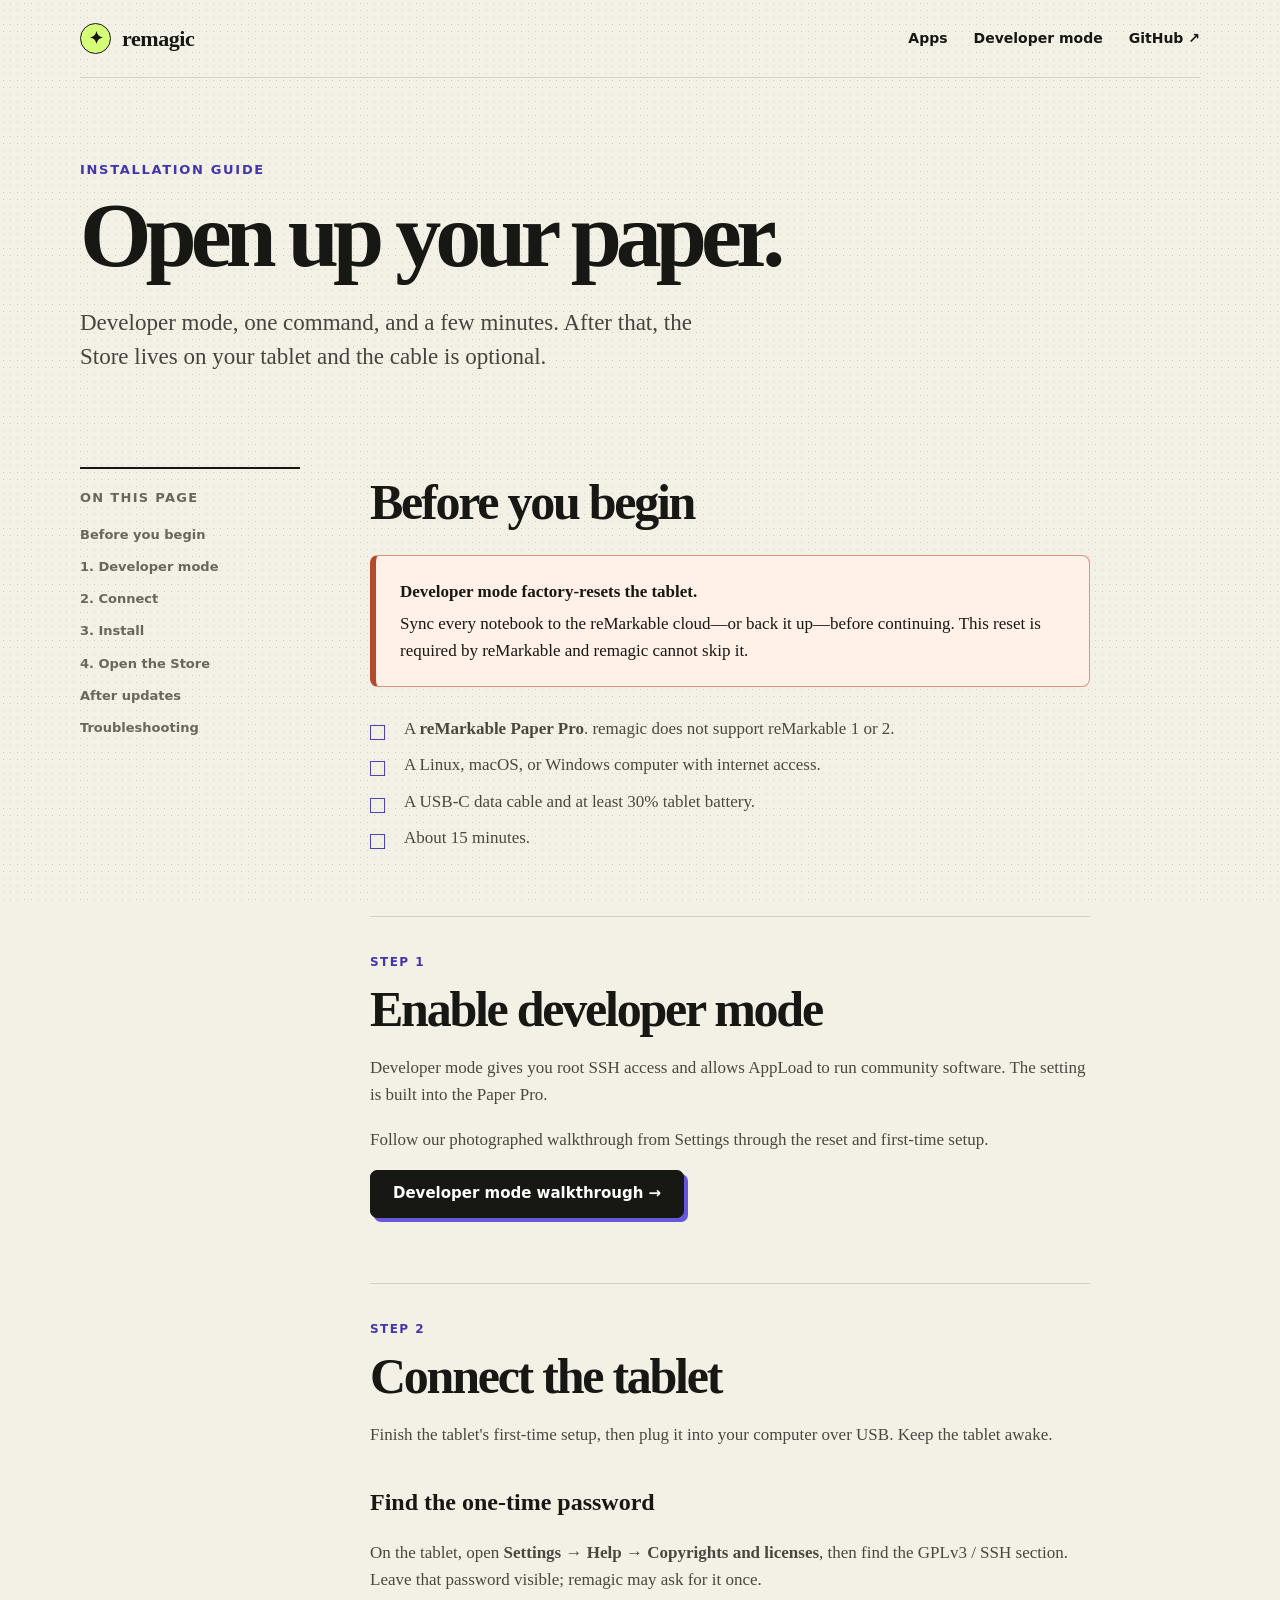
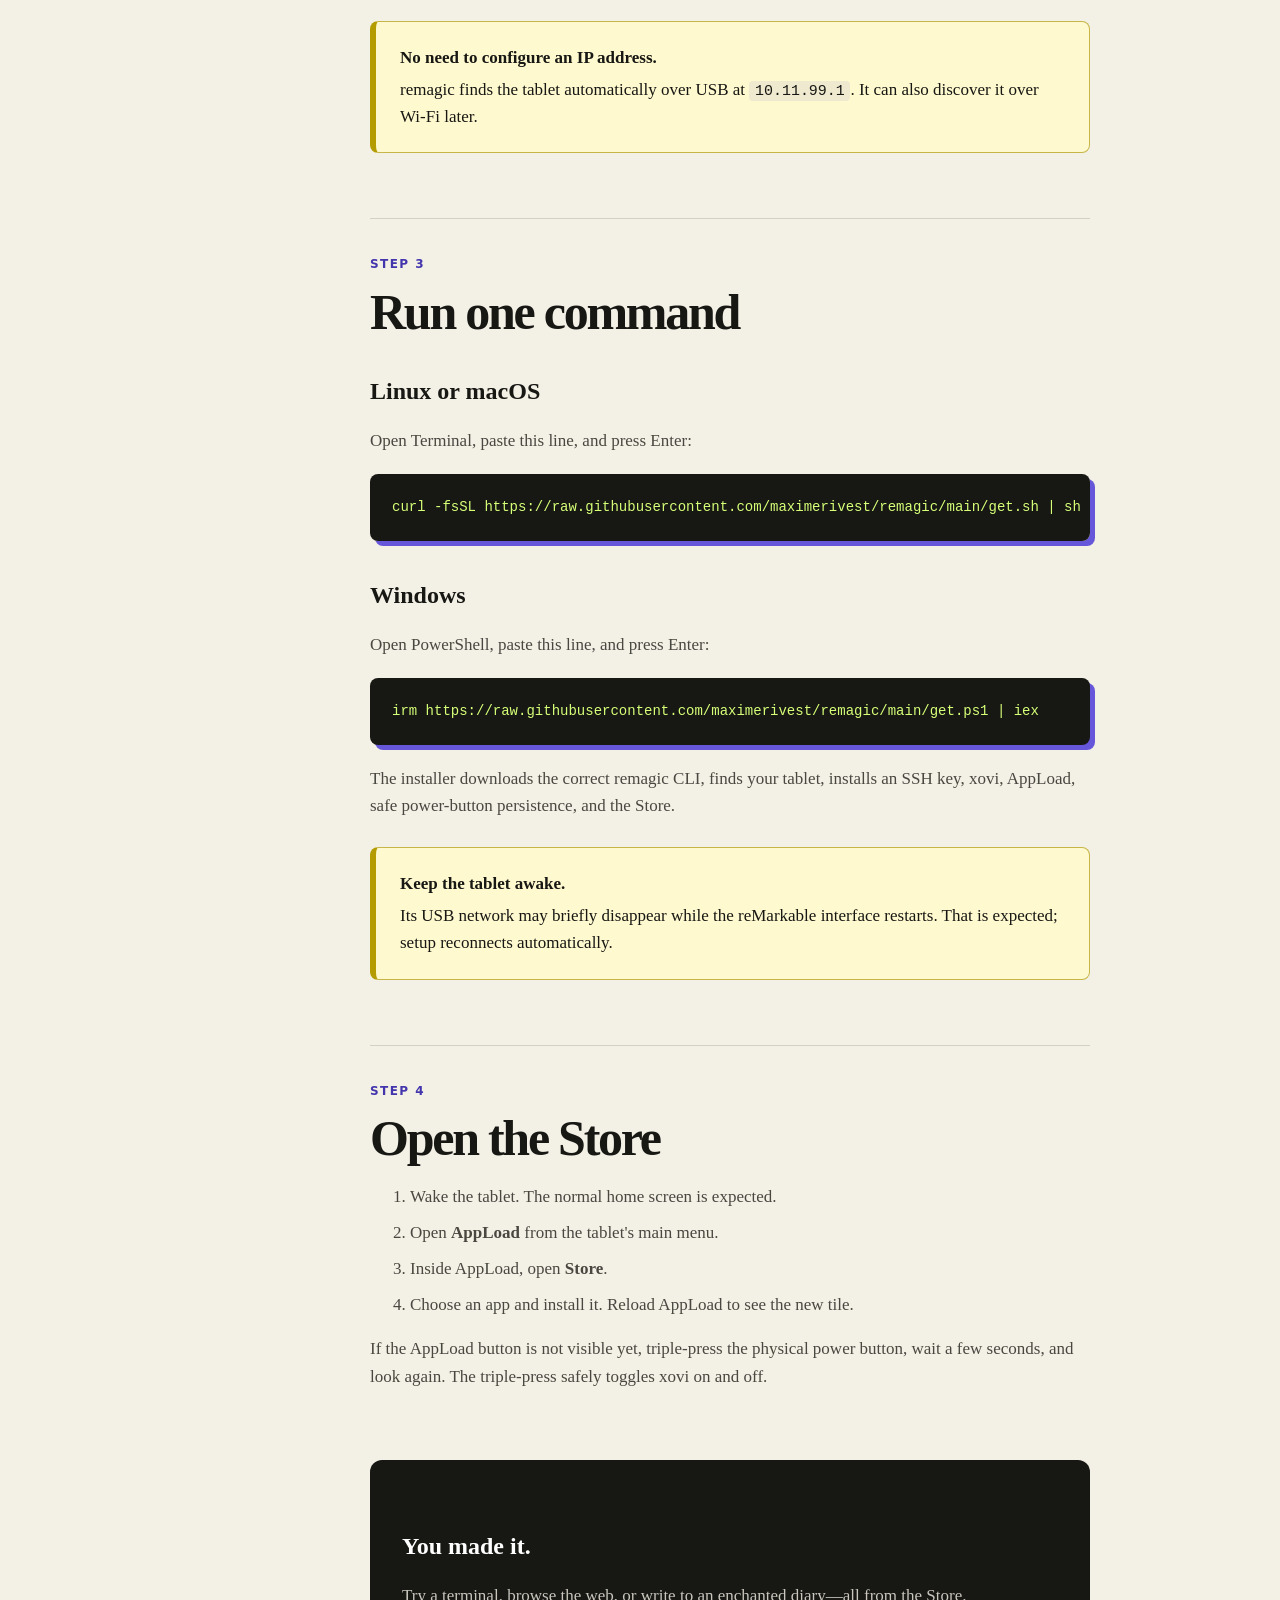
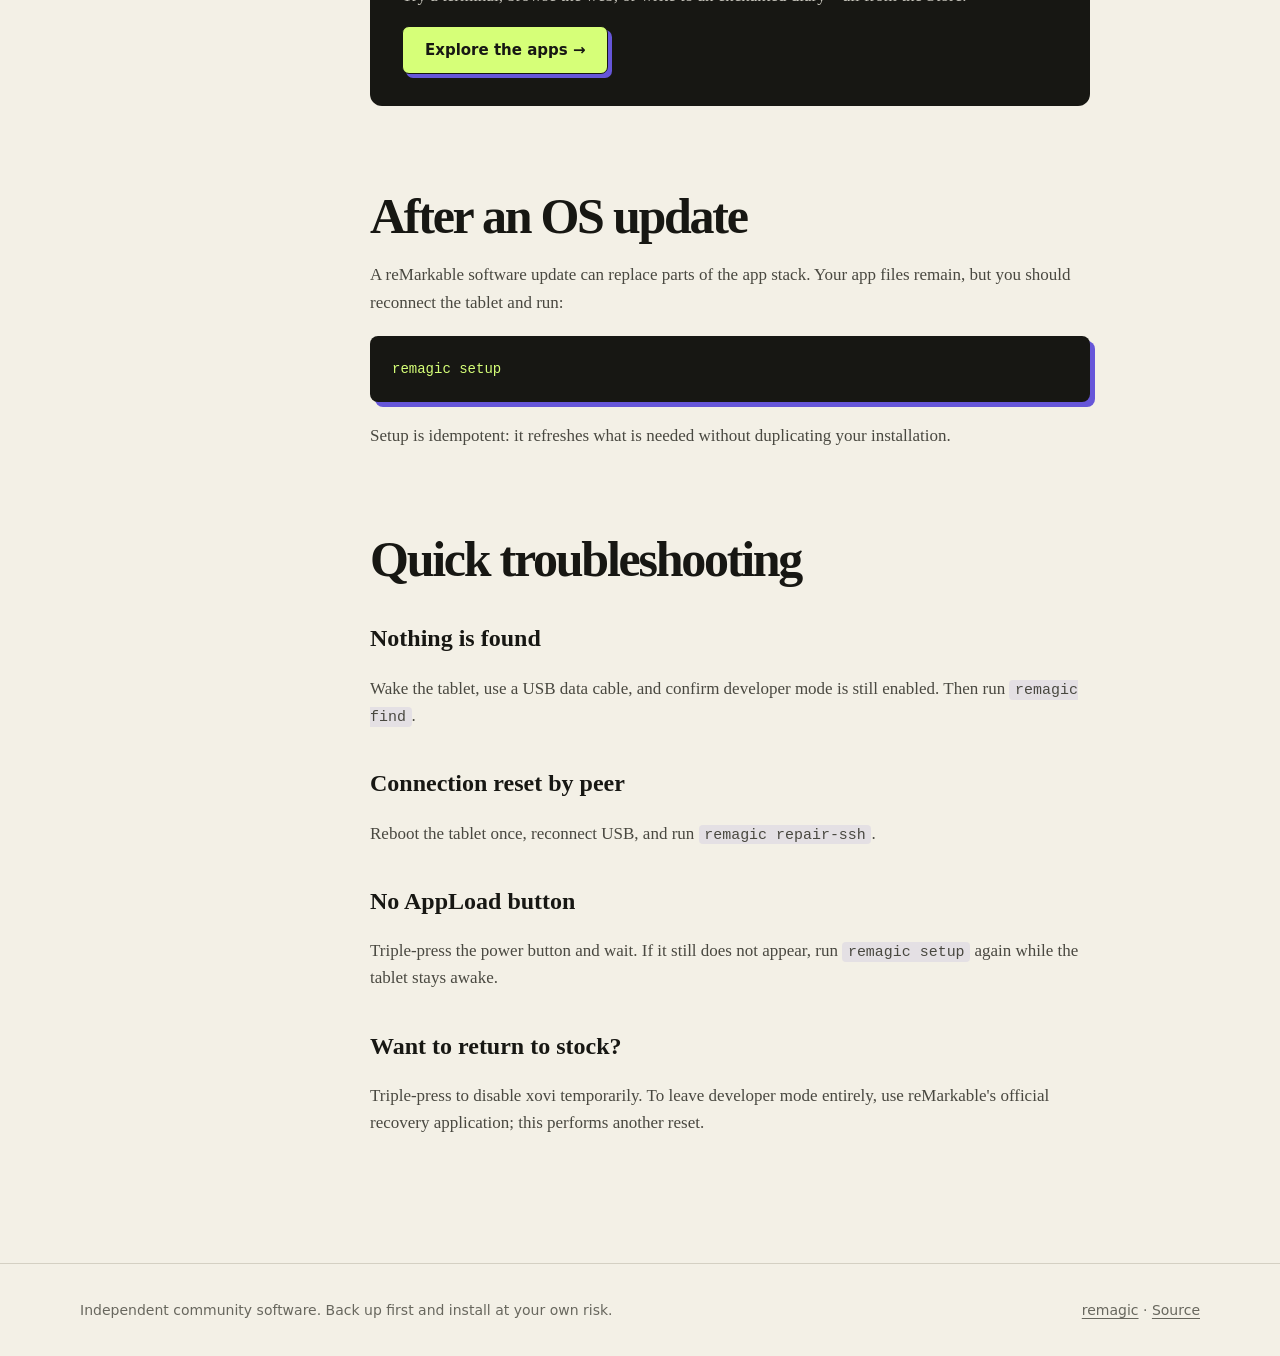
<file: site/install/index.html>
<!doctype html><html lang="en"><head>
<meta charset="utf-8"><meta name="viewport" content="width=device-width,initial-scale=1"><meta name="description" content="Install remagic, AppLoad, and the on-device Store on your reMarkable Paper Pro."><title>Install remagic</title><link rel="stylesheet" href="../assets/style.css"><link rel="icon" href="../assets/favicon.svg"></head><body>
<header class="wrap"><nav><a class="brand" href="../"><span class="spark">✦</span> remagic</a><div class="navlinks"><a href="../#apps">Apps</a><a href="../developer-mode/">Developer mode</a><a class="github" href="https://github.com/maximerivest/remagic">GitHub ↗</a></div></nav></header>
<main class="wrap"><div class="guide-hero"><p class="eyebrow">Installation guide</p><h1>Open up your paper.</h1><p class="lead">Developer mode, one command, and a few minutes. After that, the Store lives on your tablet and the cable is optional.</p></div>
<div class="guide-layout"><aside class="guide-nav"><span>On this page</span><a href="#before">Before you begin</a><a href="#developer-mode">1. Developer mode</a><a href="#connect">2. Connect</a><a href="#install">3. Install</a><a href="#open">4. Open the Store</a><a href="#after">After updates</a><a href="#troubleshooting">Troubleshooting</a></aside>
<article class="guide-content">
<h2 id="before">Before you begin</h2><div class="notice danger"><strong>Developer mode factory-resets the tablet.</strong>Sync every notebook to the reMarkable cloud—or back it up—before continuing. This reset is required by reMarkable and remagic cannot skip it.</div>
<ul class="checklist"><li>A <strong>reMarkable Paper Pro</strong>. remagic does not support reMarkable 1 or 2.</li><li>A Linux, macOS, or Windows computer with internet access.</li><li>A USB-C data cable and at least 30% tablet battery.</li><li>About 15 minutes.</li></ul>

<div class="guide-step" id="developer-mode"><span class="step-label">Step 1</span><h2>Enable developer mode</h2><p>Developer mode gives you root SSH access and allows AppLoad to run community software. The setting is built into the Paper Pro.</p><p>Follow our photographed walkthrough from Settings through the reset and first-time setup.</p><a class="button" href="../developer-mode/">Developer mode walkthrough →</a></div>

<div class="guide-step" id="connect"><span class="step-label">Step 2</span><h2>Connect the tablet</h2><p>Finish the tablet's first-time setup, then plug it into your computer over USB. Keep the tablet awake.</p><h3>Find the one-time password</h3><p>On the tablet, open <strong>Settings → Help → Copyrights and licenses</strong>, then find the GPLv3 / SSH section. Leave that password visible; remagic may ask for it once.</p><div class="notice"><strong>No need to configure an IP address.</strong>remagic finds the tablet automatically over USB at <code>10.11.99.1</code>. It can also discover it over Wi-Fi later.</div></div>

<div class="guide-step" id="install"><span class="step-label">Step 3</span><h2>Run one command</h2><h3>Linux or macOS</h3><p>Open Terminal, paste this line, and press Enter:</p><pre>curl -fsSL https://raw.githubusercontent.com/maximerivest/remagic/main/get.sh | sh</pre><h3>Windows</h3><p>Open PowerShell, paste this line, and press Enter:</p><pre>irm https://raw.githubusercontent.com/maximerivest/remagic/main/get.ps1 | iex</pre><p>The installer downloads the correct remagic CLI, finds your tablet, installs an SSH key, xovi, AppLoad, safe power-button persistence, and the Store.</p><div class="notice"><strong>Keep the tablet awake.</strong>Its USB network may briefly disappear while the reMarkable interface restarts. That is expected; setup reconnects automatically.</div></div>

<div class="guide-step" id="open"><span class="step-label">Step 4</span><h2>Open the Store</h2><ol><li>Wake the tablet. The normal home screen is expected.</li><li>Open <strong>AppLoad</strong> from the tablet's main menu.</li><li>Inside AppLoad, open <strong>Store</strong>.</li><li>Choose an app and install it. Reload AppLoad to see the new tile.</li></ol><p>If the AppLoad button is not visible yet, triple-press the physical power button, wait a few seconds, and look again. The triple-press safely toggles xovi on and off.</p><div class="next-card"><h3>You made it.</h3><p>Try a terminal, browse the web, or write to an enchanted diary—all from the Store.</p><a class="button" href="../#apps">Explore the apps →</a></div></div>

<h2 id="after">After an OS update</h2><p>A reMarkable software update can replace parts of the app stack. Your app files remain, but you should reconnect the tablet and run:</p><pre>remagic setup</pre><p>Setup is idempotent: it refreshes what is needed without duplicating your installation.</p>

<h2 id="troubleshooting">Quick troubleshooting</h2><h3>Nothing is found</h3><p>Wake the tablet, use a USB data cable, and confirm developer mode is still enabled. Then run <code>remagic find</code>.</p><h3>Connection reset by peer</h3><p>Reboot the tablet once, reconnect USB, and run <code>remagic repair-ssh</code>.</p><h3>No AppLoad button</h3><p>Triple-press the power button and wait. If it still does not appear, run <code>remagic setup</code> again while the tablet stays awake.</p><h3>Want to return to stock?</h3><p>Triple-press to disable xovi temporarily. To leave developer mode entirely, use reMarkable's official recovery application; this performs another reset.</p>
</article></div></main>
<footer><div class="wrap"><span>Independent community software. Back up first and install at your own risk.</span><span><a href="../">remagic</a> · <a href="https://github.com/maximerivest/remagic">Source</a></span></div></footer></body></html>
</file>
<file: site/assets/style.css>
@font-face { font-family: ui-serif; src: local("Iowan Old Style"), local("Palatino Linotype"); }
:root {
  --ink: #171713; --muted: #68675e; --paper: #f3f0e6; --sheet: #fbfaf5;
  --line: #d4d0c3; --accent: #6656d9; --accent-dark: #4336ad; --warm: #d6ff78;
  --shadow: 0 18px 50px rgba(39, 37, 28, .11);
}
* { box-sizing: border-box; }
html { scroll-behavior: smooth; }
body { margin: 0; color: var(--ink); background: var(--paper); font: 17px/1.6 ui-serif, Georgia, serif; }
body::before { content: ""; position: fixed; inset: 0; pointer-events: none; opacity: .32; z-index: -1; background-image: radial-gradient(#918d7d 0.55px, transparent .55px); background-size: 7px 7px; }
a { color: inherit; text-decoration-thickness: 1px; text-underline-offset: 3px; }
.wrap { width: min(1120px, calc(100% - 40px)); margin: auto; }
nav { height: 78px; display: flex; align-items: center; justify-content: space-between; border-bottom: 1px solid var(--line); }
.brand { display: inline-flex; align-items: center; gap: 11px; font: 800 22px/1 ui-serif, Georgia, serif; text-decoration: none; letter-spacing: -.02em; }
.spark { width: 31px; height: 31px; display: grid; place-items: center; border: 1.5px solid; border-radius: 50%; font-size: 17px; background: var(--warm); }
.navlinks { display: flex; gap: 26px; align-items: center; font: 700 14px/1.2 system-ui, sans-serif; }
.navlinks a { text-decoration: none; }
.button { display: inline-flex; align-items: center; justify-content: center; gap: 8px; min-height: 48px; padding: 0 22px; border: 1.5px solid var(--ink); border-radius: 7px; background: var(--ink); color: #fff; font: 750 15px/1 system-ui, sans-serif; text-decoration: none; box-shadow: 4px 4px 0 var(--accent); transition: transform .15s, box-shadow .15s; }
.button:hover { transform: translate(2px,2px); box-shadow: 2px 2px 0 var(--accent); }
.button.light { color: var(--ink); background: transparent; box-shadow: none; }
.hero { display: grid; grid-template-columns: 1.15fr .85fr; min-height: 650px; align-items: center; gap: 64px; padding: 70px 0 90px; }
.eyebrow { margin: 0 0 18px; color: var(--accent-dark); font: 800 13px/1 system-ui, sans-serif; letter-spacing: .13em; text-transform: uppercase; }
h1 { margin: 0; max-width: 800px; font-size: clamp(56px, 8vw, 105px); line-height: .91; letter-spacing: -.065em; }
.lead { max-width: 660px; margin: 28px 0 32px; color: #45443e; font-size: clamp(19px, 2vw, 23px); line-height: 1.5; }
.actions { display: flex; gap: 14px; flex-wrap: wrap; }
.tablet { justify-self: center; width: min(360px, 100%); aspect-ratio: .76; padding: 24px 19px; border: 3px solid #272722; border-radius: 22px; background: #24241f; box-shadow: 18px 24px 0 #cdc8b9, var(--shadow); transform: rotate(2.5deg); }
.screen { position: relative; height: 100%; overflow: hidden; padding: 42px 28px; border: 1px solid #aaa697; border-radius: 4px; background: #f8f6ec; color: #24241f; }
.screen::before { content: "remagic"; display: block; padding-bottom: 16px; border-bottom: 1px solid #aaa; font: 700 15px system-ui,sans-serif; }
.screen h2 { margin: 55px 0 8px; font-size: 35px; line-height: 1; }
.screen p { margin: 0; color: #66645c; font-size: 16px; }
.screen .tiles { display: grid; grid-template-columns: repeat(4, 1fr); gap: 7px; margin-top: 35px; }
.screen .tiles img { width: 100%; border: 1px solid #aaa; border-radius: 5px; }
.screen .pen { position: absolute; right: 15px; bottom: -40px; width: 8px; height: 230px; border-radius: 8px; background: #353530; transform: rotate(-12deg); }
section { padding: 100px 0; }
.section-head { display: flex; justify-content: space-between; align-items: end; gap: 30px; margin-bottom: 42px; }
h2 { margin: 0; font-size: clamp(38px, 5vw, 64px); line-height: 1; letter-spacing: -.045em; }
.section-head p { max-width: 430px; margin: 0; color: var(--muted); }
.apps { border-top: 1px solid var(--line); }
.app-grid { display: grid; grid-template-columns: repeat(2, 1fr); gap: 20px; }
.app-card { position: relative; min-height: 390px; padding: 30px; overflow: hidden; border: 1px solid var(--line); border-radius: 12px; background: var(--sheet); box-shadow: 0 5px 0 #ded9cb; text-decoration: none; transition: transform .18s; }
.app-card:hover { transform: translateY(-5px); }
.app-card img { width: 112px; height: 112px; border-radius: 16px; image-rendering: auto; }
.app-card h3 { margin: 27px 0 8px; font-size: 30px; line-height: 1.1; }
.app-card p { margin: 0; color: var(--muted); }
.version { position: absolute; top: 30px; right: 26px; padding: 5px 9px; border: 1px solid var(--line); border-radius: 99px; color: var(--muted); font: 700 11px system-ui,sans-serif; }
.arrow { position: absolute; right: 27px; bottom: 22px; font-size: 30px; }
.steps { background: var(--ink); color: #f7f5ed; }
.steps .eyebrow { color: var(--warm); }
.steps-grid { display: grid; grid-template-columns: repeat(3,1fr); gap: 45px; margin-top: 55px; }
.step-num { display: block; color: var(--warm); font: 900 13px system-ui,sans-serif; letter-spacing: .1em; }
.step h3 { margin: 13px 0 10px; font-size: 27px; }
.step p { margin: 0; color: #bdbbb3; }
code { padding: .12em .38em; border-radius: 4px; background: rgba(102,86,217,.1); font: .88em ui-monospace, monospace; }
.steps code { background: #35342f; color: var(--warm); }
.cta { text-align: center; }
.cta h2 { max-width: 750px; margin: auto; }
.cta p { max-width: 600px; margin: 24px auto 30px; color: var(--muted); }
footer { padding: 38px 0; border-top: 1px solid var(--line); color: var(--muted); font: 14px system-ui,sans-serif; }
footer .wrap { display: flex; justify-content: space-between; gap: 20px; }
/* app detail */
.app-hero { display: grid; grid-template-columns: 1fr 1fr; gap: 70px; align-items: center; padding: 85px 0 100px; }
.app-hero h1 { font-size: clamp(58px, 8vw, 98px); }
.app-icon-stage { min-height: 440px; display: grid; place-items: center; border: 1px solid var(--line); border-radius: 16px; background: var(--sheet); box-shadow: 12px 14px 0 #d8d3c5; }
.app-icon-stage img { width: min(245px, 65%); border-radius: 32px; box-shadow: var(--shadow); }
.meta { display: flex; gap: 9px; margin: 20px 0 0; flex-wrap: wrap; }
.pill { padding: 6px 10px; border: 1px solid var(--line); border-radius: 99px; color: var(--muted); font: 700 12px system-ui,sans-serif; }
.feature-grid { display: grid; grid-template-columns: repeat(3,1fr); gap: 20px; margin-top: 42px; }
.feature { padding: 27px; border-top: 2px solid var(--ink); background: rgba(255,255,255,.35); }
.feature h3 { margin: 0 0 8px; font-size: 23px; }
.feature p { margin: 0; color: var(--muted); }
.install-box { display: flex; justify-content: space-between; gap: 30px; align-items: center; padding: 35px; border: 1px solid var(--line); border-radius: 12px; background: var(--sheet); }
.install-box pre { margin: 0; padding: 16px 20px; overflow: auto; border-radius: 6px; background: var(--ink); color: var(--warm); font: 15px ui-monospace, monospace; }
.small-note { color: var(--muted); font-size: 14px; }
/* guides */
.guide-hero { max-width: 850px; padding: 85px 0 60px; }
.guide-hero h1 { font-size: clamp(54px, 8vw, 92px); }
.guide-layout { display: grid; grid-template-columns: 220px minmax(0, 720px); gap: 70px; align-items: start; padding-bottom: 110px; }
.guide-nav { position: sticky; top: 30px; padding: 20px 0; border-top: 2px solid var(--ink); font: 700 13px/1.4 system-ui,sans-serif; }
.guide-nav span { display: block; margin-bottom: 12px; color: var(--muted); text-transform: uppercase; letter-spacing: .1em; }
.guide-nav a { display: block; padding: 7px 0; color: var(--muted); text-decoration: none; }
.guide-nav a:hover { color: var(--ink); }
.guide-content h2 { margin: 75px 0 20px; padding-top: 10px; font-size: clamp(34px, 5vw, 50px); }
.guide-content h2:first-child { margin-top: 0; }
.guide-content h3 { margin: 35px 0 10px; font-size: 24px; }
.guide-content p, .guide-content li { color: #494840; }
.guide-content li { margin-bottom: 9px; }
.guide-content pre { position: relative; margin: 20px 0; padding: 22px; overflow-x: auto; border-radius: 8px; background: var(--ink); color: var(--warm); font: 14px/1.6 ui-monospace, monospace; box-shadow: 5px 5px 0 var(--accent); }
.guide-content img { display: block; width: min(100%, 520px); max-height: 720px; object-fit: contain; object-position: left center; margin: 26px auto 14px; border: 1px solid var(--line); border-radius: 10px; background: #ddd; box-shadow: var(--shadow); }
.notice { margin: 28px 0; padding: 22px 24px; border: 1px solid #c7b548; border-left: 6px solid #b49c00; border-radius: 8px; background: #fff9cf; }
.notice strong { display: block; margin-bottom: 5px; }
.notice.danger { border-color: #d99579; border-left-color: #b4492e; background: #fff0e8; }
.checklist { padding: 0; list-style: none; }
.checklist li { position: relative; padding-left: 34px; }
.checklist li::before { content: "□"; position: absolute; left: 0; top: -3px; color: var(--accent-dark); font-size: 25px; }
.guide-step { margin: 65px 0; padding-top: 30px; border-top: 1px solid var(--line); }
.guide-step h2 { margin-top: 0; }
.step-label { color: var(--accent-dark); font: 800 12px system-ui,sans-serif; letter-spacing: .12em; text-transform: uppercase; }
.next-card { margin-top: 70px; padding: 32px; border-radius: 12px; background: var(--ink); color: white; }
.next-card p { color: #c8c6bd; }
.next-card .button { background: var(--warm); color: var(--ink); }
@media (max-width: 800px) {
  .navlinks a:not(.github) { display: none; }
  .hero, .app-hero, .guide-layout { grid-template-columns: 1fr; }
  .guide-nav { display: none; }
  .hero { padding-top: 55px; gap: 65px; }
  .tablet { width: 290px; }
  .app-grid, .steps-grid, .feature-grid { grid-template-columns: 1fr; }
  .section-head, .install-box { align-items: start; flex-direction: column; }
  section { padding: 72px 0; }
  footer .wrap { flex-direction: column; }
}
</file>
